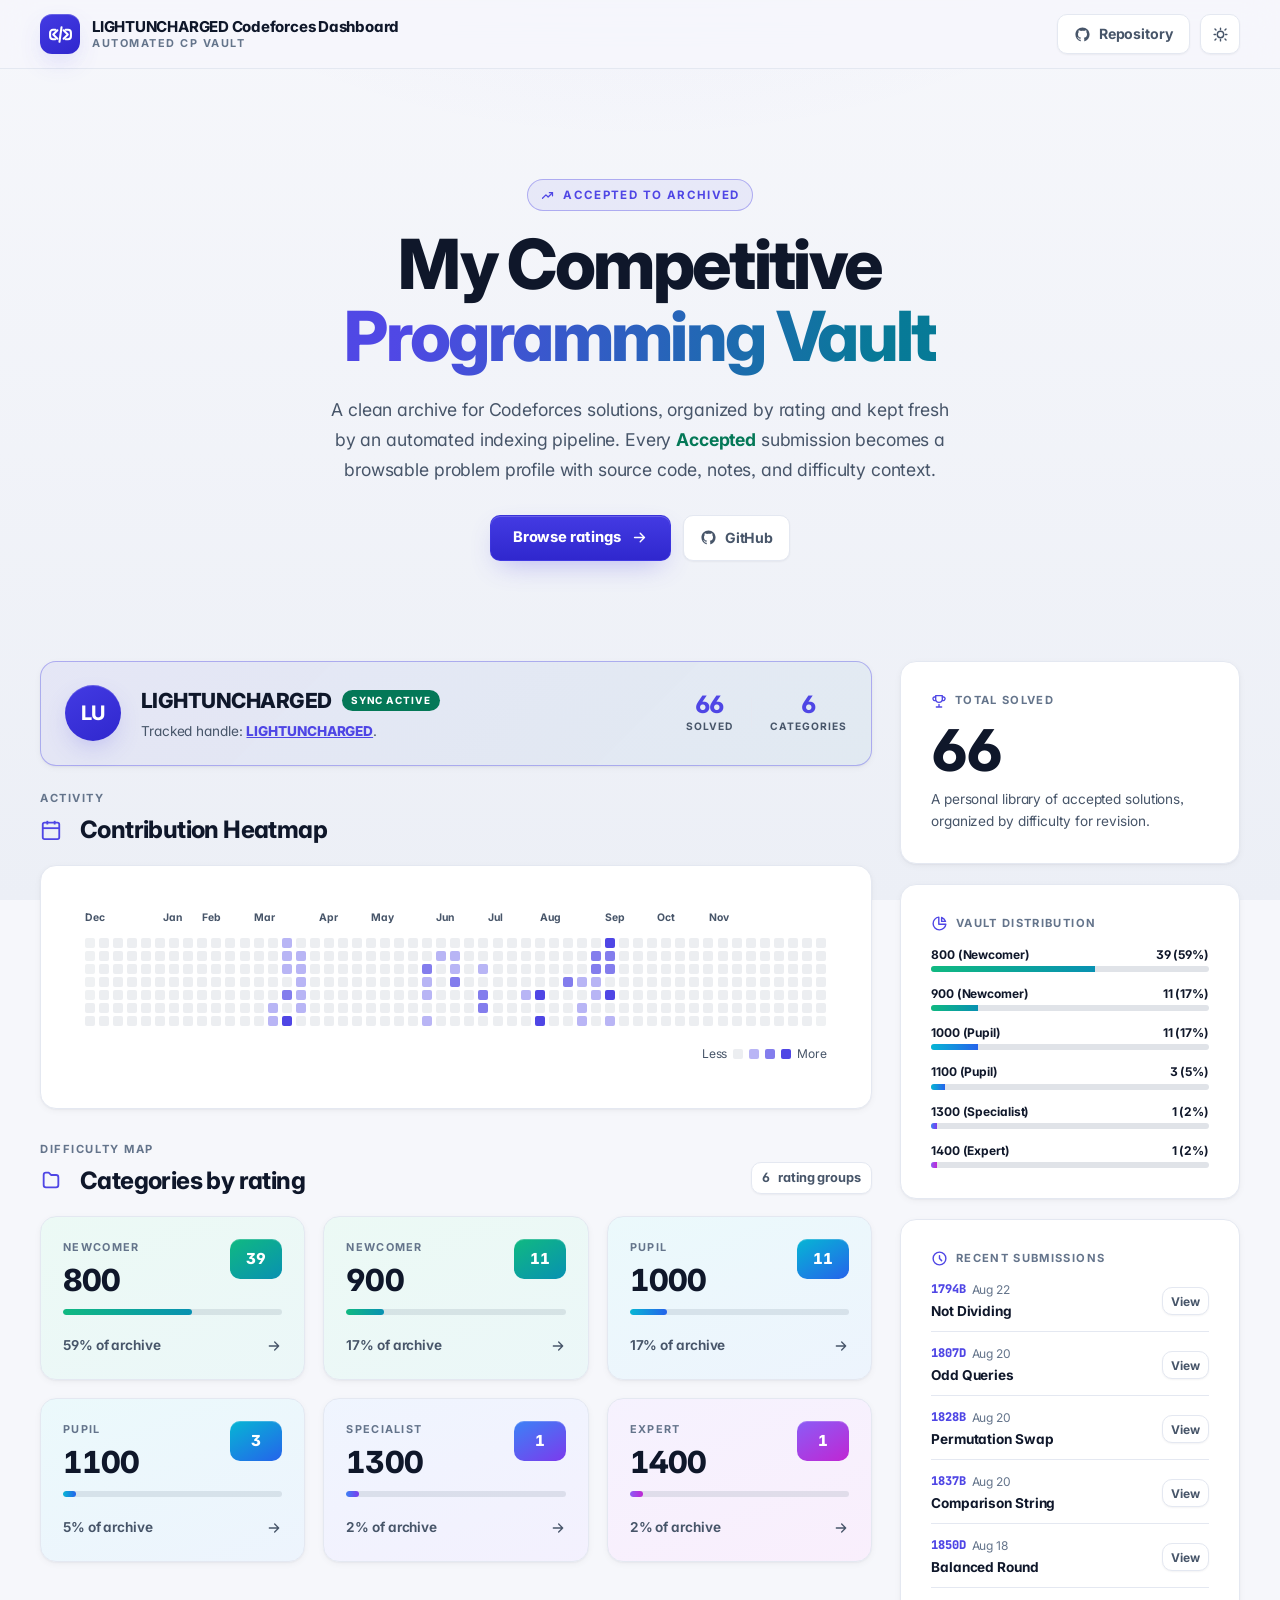
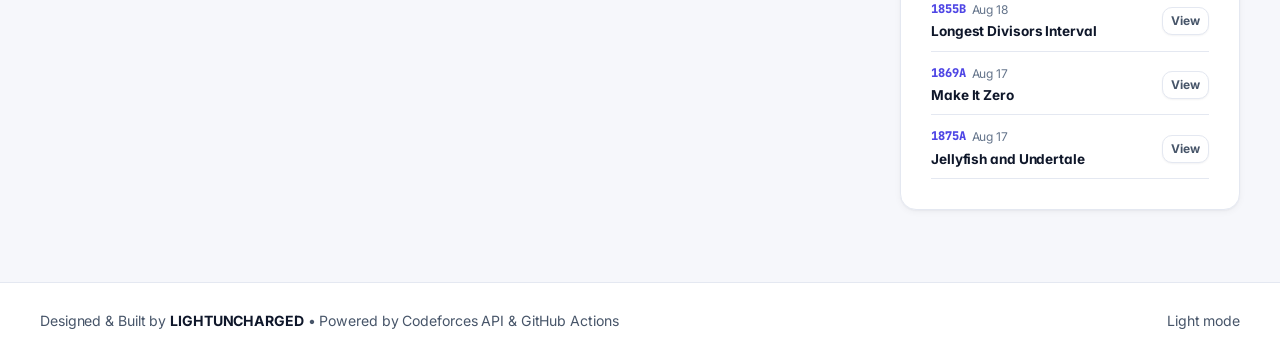
<file: index.html>
<!DOCTYPE html>
<html lang="en">
<head>
    <meta charset="UTF-8">
    <meta name="viewport" content="width=device-width, initial-scale=1.0">
    <title>CP Submission Archive</title>
    <link rel="preconnect" href="https://fonts.googleapis.com">
    <link rel="preconnect" href="https://fonts.gstatic.com" crossorigin>
    <link href="https://fonts.googleapis.com/css2?family=Inter:wght@400;600;700;800;900&family=JetBrains+Mono:wght@500;700&display=swap" rel="stylesheet">
    <link rel="stylesheet" href="assets/app.css">
    <script src="assets/app.js"></script>
</head>
<body>
    <div class="page-shell">
        <header class="site-header">
            <div class="container header-inner">
                <a class="brand" href="index.html" aria-label="Codeforces archive home">
                    <span class="brand-mark" aria-hidden="true">
                        <svg width="25" height="25" viewBox="0 0 24 24" fill="none">
                            <path d="M7 7.5H4.75A2.75 2.75 0 0 0 2 10.25v3.5a2.75 2.75 0 0 0 2.75 2.75H7" stroke="currentColor" stroke-width="2" stroke-linecap="round"/>
                            <path d="M17 7.5h2.25A2.75 2.75 0 0 1 22 10.25v3.5a2.75 2.75 0 0 1-2.75 2.75H17" stroke="currentColor" stroke-width="2" stroke-linecap="round"/>
                            <path d="m9 8-4 4 4 4M15 8l4 4-4 4M13 5l-2 14" stroke="currentColor" stroke-width="2" stroke-linecap="round" stroke-linejoin="round"/>
                        </svg>
                    </span>
                    <span class="brand-copy">
                        <span class="brand-title">LIGHTUNCHARGED Codeforces Dashboard</span>
                        <span class="brand-subtitle">Automated CP Vault</span>
                    </span>
                </a>

                <div class="header-actions">
                    <a class="text-button hide-mobile" href="https://github.com/LIGHTUNCHARGED/Competitive-Programming" target="_blank" rel="noreferrer">
                        <svg viewBox="0 0 24 24" fill="currentColor" aria-hidden="true">
                            <path fill-rule="evenodd" clip-rule="evenodd" d="M12 2C6.477 2 2 6.477 2 12c0 4.42 2.865 8.166 6.839 9.489.5.092.682-.217.682-.482 0-.237-.008-.866-.013-1.7-2.782.603-3.369-1.34-3.369-1.34-.454-1.156-1.11-1.464-1.11-1.464-.908-.62.069-.608.069-.608 1.003.07 1.531 1.03 1.531 1.03.892 1.529 2.341 1.087 2.91.831.092-.646.35-1.086.636-1.336-2.22-.253-4.555-1.11-4.555-4.943 0-1.091.39-1.984 1.029-2.683-.103-.253-.446-1.27.098-2.647 0 0 .84-.269 2.75 1.025A9.564 9.564 0 0 1 12 6.844c.85.004 1.705.115 2.504.337 1.909-1.294 2.747-1.025 2.747-1.025.546 1.377.203 2.394.1 2.647.64.699 1.028 1.592 1.028 2.683 0 3.842-2.339 4.687-4.566 4.935.359.309.678.919.678 1.852 0 1.336-.012 2.415-.012 2.743 0 .267.18.579.688.481C19.138 20.161 22 16.416 22 12c0-5.523-4.477-10-10-10Z"/>
                        </svg>
                        Repository
                    </a>
                    <button class="icon-button theme-toggle" type="button" data-theme-toggle aria-label="Toggle light and dark mode">
                        <svg class="sun-icon" viewBox="0 0 24 24" fill="none" aria-hidden="true">
                            <path d="M12 3v2M12 19v2M4.22 4.22l1.42 1.42M18.36 18.36l1.42 1.42M3 12h2M19 12h2M4.22 19.78l1.42-1.42M18.36 5.64l1.42-1.42M16.5 12a4.5 4.5 0 1 1-9 0 4.5 4.5 0 0 1 9 0Z" stroke="currentColor" stroke-width="2" stroke-linecap="round"/>
                        </svg>
                        <svg class="moon-icon" viewBox="0 0 24 24" fill="none" aria-hidden="true">
                            <path d="M21 14.5A8.5 8.5 0 0 1 9.5 3 7 7 0 1 0 21 14.5Z" stroke="currentColor" stroke-width="2" stroke-linecap="round" stroke-linejoin="round"/>
                        </svg>
                    </button>
                </div>
            </div>
        </header>

        <main>
            <section class="hero">
                <div class="container hero-content-wrapper" style="text-align: center; max-width: 800px; margin: 0 auto; display: flex; flex-direction: column; align-items: center;">
                    <div class="hero-content">
                        <p class="eyebrow" style="justify-content: center;">
                            <svg viewBox="0 0 24 24" fill="none" aria-hidden="true">
                                <path d="M4 16.5 9.5 11l3.5 3.5L20 7.5" stroke="currentColor" stroke-width="2" stroke-linecap="round" stroke-linejoin="round"/>
                                <path d="M15 7.5h5v5" stroke="currentColor" stroke-width="2" stroke-linecap="round" stroke-linejoin="round"/>
                            </svg>
                            Accepted to archived
                        </p>
                        <h1>My Competitive <span class="gradient-text">Programming Vault</span></h1>
                        <p class="hero-copy" style="margin: 22px auto 0; text-align: center;">
                            A clean archive for Codeforces solutions, organized by rating and kept fresh by an automated indexing pipeline. Every <strong>Accepted</strong> submission becomes a browsable problem profile with source code, notes, and difficulty context.
                        </p>
                        <div class="hero-actions" style="justify-content: center;">
                            <a class="primary-button" href="#ratings">
                                Browse ratings
                                <svg viewBox="0 0 24 24" fill="none" aria-hidden="true">
                                    <path d="M5 12h14M13 6l6 6-6 6" stroke="currentColor" stroke-width="2" stroke-linecap="round" stroke-linejoin="round"/>
                                </svg>
                            </a>
                            <a class="chip-button" href="https://github.com/LIGHTUNCHARGED/Competitive-Programming" target="_blank" rel="noreferrer">
                                <svg viewBox="0 0 24 24" fill="currentColor" aria-hidden="true">
                                    <path fill-rule="evenodd" clip-rule="evenodd" d="M12 2C6.477 2 2 6.477 2 12c0 4.42 2.865 8.166 6.839 9.489.5.092.682-.217.682-.482 0-.237-.008-.866-.013-1.7-2.782.603-3.369-1.34-3.369-1.34-.454-1.156-1.11-1.464-1.11-1.464-.908-.62.069-.608.069-.608 1.003.07 1.531 1.03 1.531 1.03.892 1.529 2.341 1.087 2.91.831.092-.646.35-1.086.636-1.336-2.22-.253-4.555-1.11-4.555-4.943 0-1.091.39-1.984 1.029-2.683-.103-.253-.446-1.27.098-2.647 0 0 .84-.269 2.75 1.025A9.564 9.564 0 0 1 12 6.844c.85.004 1.705.115 2.504.337 1.909-1.294 2.747-1.025 2.747-1.025.546 1.377.203 2.394.1 2.647.64.699 1.028 1.592 1.028 2.683 0 3.842-2.339 4.687-4.566 4.935.359.309.678.919.678 1.852 0 1.336-.012 2.415-.012 2.743 0 .267.18.579.688.481C19.138 20.161 22 16.416 22 12c0-5.523-4.477-10-10-10Z"/>
                                </svg>
                                GitHub
                            </a>
                        </div>
                    </div>
                </div>
            </section>

            <div class="container dashboard-layout">
                <div class="dashboard-main">
                    <!-- Profile Banner -->
                    <section style="margin-bottom: 24px;">
                        <div class="profile-banner panel">
                            <div class="profile-avatar">
                                LU
                            </div>
                            <div class="profile-info">
                                <div class="profile-name-row">
                                    <h2>LIGHTUNCHARGED</h2>
                                    <span class="profile-badge">Sync Active</span>
                                </div>
                                <p style="margin: 4px 0 0; color: var(--text-muted); font-size: 0.85rem;">
                                    Tracked handle: <a href="https://codeforces.com/profile/LIGHTUNCHARGED" target="_blank" rel="noreferrer" style="color: var(--brand); font-weight: 800; text-decoration: underline;">LIGHTUNCHARGED</a>.
                                </p>
                            </div>
                            <div class="profile-stats">
                                <div class="profile-stat">
                                    <div id="banner-solved-count" class="profile-stat-val">--</div>
                                    <div class="profile-stat-label">Solved</div>
                                </div>
                                <div class="profile-divider"></div>
                                <div class="profile-stat">
                                    <div id="banner-category-count" class="profile-stat-val">--</div>
                                    <div class="profile-stat-label">Categories</div>
                                </div>
                            </div>
                        </div>
                    </section>



                    <!-- Contribution Heatmap Section -->
                    <section class="activity-section" id="activity" style="margin-bottom: 32px;">
                        <div class="section-header" style="margin-top: 0;">
                            <div>
                                <p class="section-kicker">Activity</p>
                                <h2 class="section-title" style="font-size: 1.5rem;">
                                    <svg viewBox="0 0 24 24" fill="none" aria-hidden="true" style="width:22px;height:22px;color:var(--brand);margin-right:8px;vertical-align:middle;">
                                        <rect x="3" y="4" width="18" height="18" rx="2" ry="2" stroke="currentColor" stroke-width="2"/>
                                        <line x1="16" y1="2" x2="16" y2="6" stroke="currentColor" stroke-width="2"/>
                                        <line x1="8" y1="2" x2="8" y2="6" stroke="currentColor" stroke-width="2"/>
                                        <line x1="3" y1="10" x2="21" y2="10" stroke="currentColor" stroke-width="2"/>
                                    </svg>
                                    Contribution Heatmap
                                </h2>
                            </div>
                        </div>
                        <div class="panel" style="padding: 20px; margin-top: 12px; overflow: hidden;">
                            <div class="heatmap-scroll-wrapper" style="overflow-x: auto; width: 100%; -webkit-overflow-scrolling: touch;">
                                <div id="heatmap-container" style="min-width: 689px; display: flex; flex-direction: column; gap: 8px;">
                                    <!-- Heatmap content rendered via app.js -->
                                </div>
                            </div>
                        </div>
                    </section>

                    <!-- Ratings Categories grid -->
                    <section id="ratings" style="margin-bottom: 40px;">
                        <div class="section-header" style="margin-top: 0;">
                            <div>
                                <p class="section-kicker">Difficulty map</p>
                                <h2 class="section-title" style="font-size: 1.5rem;">
                                    <svg viewBox="0 0 24 24" fill="none" aria-hidden="true" style="width: 22px; height: 22px; color: var(--brand); margin-right: 8px; vertical-align: middle;">
                                        <path d="M4 6.5A2.5 2.5 0 0 1 6.5 4h3L12 6.5h5.5A2.5 2.5 0 0 1 20 9v8.5a2.5 2.5 0 0 1-2.5 2.5h-11A2.5 2.5 0 0 1 4 17.5v-11Z" stroke="currentColor" stroke-width="2" stroke-linejoin="round"/>
                                    </svg>
                                    Categories by rating
                                </h2>
                            </div>
                            <span class="chip-button" style="min-height: 32px; height: 32px; font-size: 0.8rem; padding: 0 10px;" aria-live="polite"><span id="rating-count">0</span> rating groups</span>
                        </div>

                        <div id="rating-grid" class="rating-grid" style="grid-template-columns: repeat(auto-fill, minmax(220px, 1fr)); margin-top: 12px;" aria-live="polite">
                            <div class="skeleton"></div>
                            <div class="skeleton"></div>
                            <div class="skeleton"></div>
                            <div class="skeleton"></div>
                        </div>
                    </section>
                </div>

                <aside class="dashboard-sidebar" style="display: flex; flex-direction: column; gap: 20px;">
                    <div class="metric-card">
                        <span class="metric-label">
                            <svg viewBox="0 0 24 24" fill="none" aria-hidden="true">
                                <path d="M8 21h8M12 17v4M7 4h10v5a5 5 0 0 1-10 0V4Z" stroke="currentColor" stroke-width="2" stroke-linecap="round" stroke-linejoin="round"/>
                                <path d="M17 6h2.5A2.5 2.5 0 0 1 17 11M7 6H4.5A2.5 2.5 0 0 0 7 11" stroke="currentColor" stroke-width="2" stroke-linecap="round"/>
                            </svg>
                            Total solved
                        </span>
                        <div id="total-count" class="metric-value">--</div>
                        <p class="metric-note" style="font-size: 0.85rem; margin-bottom: 0;">A personal library of accepted solutions, organized by difficulty for revision.</p>
                    </div>

                    <div class="metric-card">
                        <span class="metric-label" style="margin-bottom: 12px;">
                            <svg viewBox="0 0 24 24" fill="none" aria-hidden="true" style="width:17px;height:17px;color:var(--brand);">
                                <path d="M11 3.055A9.001 9.001 0 1020.945 13H11V3.055z" stroke="currentColor" stroke-width="2" stroke-linecap="round" stroke-linejoin="round"/>
                                <path d="M20.488 9H15V3.512A9.025 9.025 0 0120.488 9z" stroke="currentColor" stroke-width="2" stroke-linecap="round" stroke-linejoin="round"/>
                            </svg>
                            Vault Distribution
                        </span>
                        <div id="vault-distribution-list" style="display: flex; flex-direction: column; gap: 12px; margin-top: 12px;">
                            <!-- Populate dynamically -->
                        </div>
                    </div>

                    <div class="metric-card">
                        <span class="metric-label" style="margin-bottom: 12px;">
                            <svg viewBox="0 0 24 24" fill="none" aria-hidden="true" style="width:17px;height:17px;color:var(--brand);">
                                <path d="M12 8v4l3 3m6-3a9 9 0 11-18 0 9 9 0 0118 0z" stroke="currentColor" stroke-width="2" stroke-linecap="round" stroke-linejoin="round"/>
                            </svg>
                            Recent Submissions
                        </span>
                        <div id="recent-submissions-list" style="display: flex; flex-direction: column; gap: 12px; margin-top: 12px;">
                            <!-- Populate dynamically -->
                        </div>
                    </div>
                </aside>
            </div>
        </main>

        <footer class="site-footer">
            <div class="container footer-inner">
                <span>Designed & Built by <strong>LIGHTUNCHARGED</strong> • Powered by Codeforces API & GitHub Actions</span>
                <span data-theme-label>Theme</span>
            </div>
        </footer>
    </div>

    <script>
        document.addEventListener("DOMContentLoaded", async () => {
            if (window.CPArchive && window.CPArchive.initDashboard) {
                window.CPArchive.initDashboard();
            }
        });
    </script>
</body>
</html>
</file>
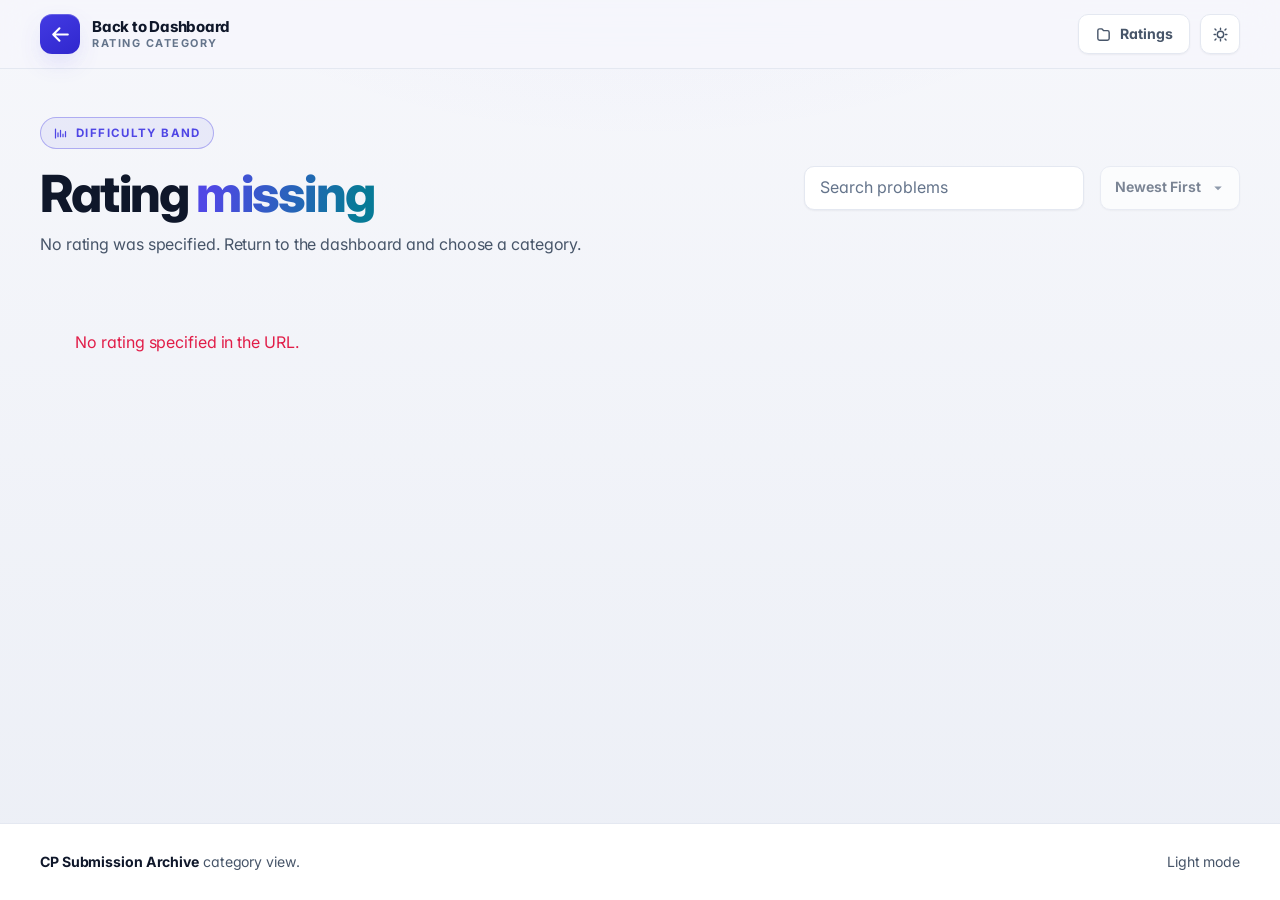
<file: category.html>
<!DOCTYPE html>
<html lang="en">
<head>
    <meta charset="UTF-8">
    <meta name="viewport" content="width=device-width, initial-scale=1.0">
    <title>Rating Category - CP Archive</title>
    <link rel="preconnect" href="https://fonts.googleapis.com">
    <link rel="preconnect" href="https://fonts.gstatic.com" crossorigin>
    <link href="https://fonts.googleapis.com/css2?family=Inter:wght@400;600;700;800;900&family=JetBrains+Mono:wght@500;700&display=swap" rel="stylesheet">
    <link rel="stylesheet" href="assets/app.css">
    <script src="assets/app.js"></script>
</head>
<body>
    <div class="page-shell">
        <header class="site-header">
            <div class="container header-inner">
                <a class="brand" href="index.html" aria-label="Back to dashboard">
                    <span class="brand-mark" aria-hidden="true">
                        <svg width="25" height="25" viewBox="0 0 24 24" fill="none">
                            <path d="M19 12H5M11 6l-6 6 6 6" stroke="currentColor" stroke-width="2" stroke-linecap="round" stroke-linejoin="round"/>
                        </svg>
                    </span>
                    <span class="brand-copy">
                        <span class="brand-title">Back to Dashboard</span>
                        <span class="brand-subtitle">Rating category</span>
                    </span>
                </a>

                <div class="header-actions">
                    <a class="text-button hide-mobile" href="index.html#ratings">
                        <svg viewBox="0 0 24 24" fill="none" aria-hidden="true">
                            <path d="M4 6.5A2.5 2.5 0 0 1 6.5 4h3L12 6.5h5.5A2.5 2.5 0 0 1 20 9v8.5a2.5 2.5 0 0 1-2.5 2.5h-11A2.5 2.5 0 0 1 4 17.5v-11Z" stroke="currentColor" stroke-width="2" stroke-linejoin="round"/>
                        </svg>
                        Ratings
                    </a>
                    <button class="icon-button theme-toggle" type="button" data-theme-toggle aria-label="Toggle light and dark mode">
                        <svg class="sun-icon" viewBox="0 0 24 24" fill="none" aria-hidden="true">
                            <path d="M12 3v2M12 19v2M4.22 4.22l1.42 1.42M18.36 18.36l1.42 1.42M3 12h2M19 12h2M4.22 19.78l1.42-1.42M18.36 5.64l1.42-1.42M16.5 12a4.5 4.5 0 1 1-9 0 4.5 4.5 0 0 1 9 0Z" stroke="currentColor" stroke-width="2" stroke-linecap="round"/>
                        </svg>
                        <svg class="moon-icon" viewBox="0 0 24 24" fill="none" aria-hidden="true">
                            <path d="M21 14.5A8.5 8.5 0 0 1 9.5 3 7 7 0 1 0 21 14.5Z" stroke="currentColor" stroke-width="2" stroke-linecap="round" stroke-linejoin="round"/>
                        </svg>
                    </button>
                </div>
            </div>
        </header>

        <main class="page-main">
            <div class="container">
                <section class="page-heading">
                    <div>
                        <p class="eyebrow">
                            <svg viewBox="0 0 24 24" fill="none" aria-hidden="true">
                                <path d="M4 19V5M8 17v-6M12 17V7M16 17v-4M20 17V9" stroke="currentColor" stroke-width="2" stroke-linecap="round"/>
                            </svg>
                            Difficulty band
                        </p>
                        <h1 class="compact-title">Rating <span id="rating-title" class="gradient-text">Loading</span></h1>
                        <p class="section-copy" id="problem-count">Fetching solved problems from the generated archive.</p>
                    </div>
                    <div class="toolbar" style="display: flex; gap: 1rem; flex-wrap: wrap;">
                        <input id="problem-search" class="search-box" type="search" placeholder="Search problems" autocomplete="off" style="flex: 1; min-width: 200px;">
                        <select id="sort-select" class="search-box sort-dropdown" style="width: auto; cursor: pointer;">
                            <option value="newest">Newest First</option>
                            <option value="oldest">Oldest First</option>
                        </select>
                    </div>
                </section>

                <section class="panel problem-container" aria-label="Problems in selected rating" style="border: 0; background: transparent; box-shadow: none; backdrop-filter: none;">
                    <div id="problem-list" class="problem-list custom-scrollbar" style="display: grid; grid-template-columns: repeat(auto-fill, minmax(280px, 1fr)); gap: 16px; padding: 4px; max-height: none; overflow: visible;" aria-live="polite">
                        <div class="loading-state">Loading problems...</div>
                    </div>
                </section>
            </div>
        </main>

        <footer class="site-footer">
            <div class="container footer-inner">
                <span><strong>CP Submission Archive</strong> category view.</span>
                <span data-theme-label>Theme</span>
            </div>
        </footer>
    </div>

    <script>
        document.addEventListener("DOMContentLoaded", async () => {
            const urlParams = new URLSearchParams(window.location.search);
            const targetRating = urlParams.get("rating");
            const titleEl = document.getElementById("rating-title");
            const countEl = document.getElementById("problem-count");
            const listEl = document.getElementById("problem-list");
            const searchEl = document.getElementById("problem-search");
            const sortEl = document.getElementById("sort-select");
            const { escapeHtml, formatProblemName } = window.CPArchive;
            let filteredProblems = [];

            function renderCards(query = "") {
                const normalizedQuery = query.trim().toLowerCase();
                const visibleProblems = normalizedQuery
                    ? filteredProblems.filter((problem) => {
                        const searchable = `${problem.contestId}${problem.index} ${problem.name}`.toLowerCase();
                        return searchable.includes(normalizedQuery);
                    })
                    : filteredProblems;

                if (visibleProblems.length === 0) {
                    listEl.innerHTML = `<div class="empty-state">No matching problems in this rating band.</div>`;
                    return;
                }

                listEl.innerHTML = visibleProblems.map((problem) => {
                    const contestCode = `${problem.contestId}${problem.index}`;
                    const problemName = formatProblemName(problem.name);
                    
                    // Format Date
                    const dateObj = new Date((problem.timestamp || 0) * 1000);
                    const dateStr = (problem.timestamp && problem.timestamp > 0) 
                        ? dateObj.toLocaleDateString('en-US', { month: 'short', day: 'numeric', year: 'numeric' })
                        : 'Unknown';

                    // Parse language badge from path
                    const pathLower = (problem.path || "").toLowerCase();
                    let langName = "C++";
                    let langBg = "#2563eb";
                    if (pathLower.endsWith(".cpp") || pathLower.includes("solution.cpp")) {
                        langName = "C++";
                        langBg = "#2563eb";
                    } else if (pathLower.endsWith(".py") || pathLower.includes("solution.py")) {
                        langName = "Python";
                        langBg = "#eab308";
                    } else if (pathLower.endsWith(".c") || pathLower.includes("solution.c")) {
                        langName = "C";
                        langBg = "#0ea5e9";
                    }

                    return `
                        <article class="problem-card" style="padding: 20px; display: flex; flex-direction: column; justify-content: space-between; gap: 12px; transition: transform 160ms ease, border-color 160ms ease; cursor: pointer; height: 100%;" onmouseover="this.style.borderColor='var(--border-strong)'" onmouseout="this.style.borderColor='var(--border)'" onclick="if(!event.target.closest('a')) window.location.href='solution.html?path=${encodeURIComponent(problem.path)}'">
                            <div style="display: flex; align-items: start; justify-content: space-between; gap: 10px;">
                                <span class="contest-pill">${escapeHtml(contestCode)}</span>
                                <span class="language-badge" style="display: inline-flex; align-items: center; min-height: 24px; padding: 2px 8px; border-radius: 4px; color: white; background: ${langBg}; font-size: 0.75rem; font-weight: 800; text-transform: uppercase;">
                                    ${escapeHtml(langName)}
                                </span>
                            </div>
                            <div class="problem-name" style="flex: 1;">
                                <strong style="font-size: 1.1rem; line-height: 1.3; white-space: normal; display: -webkit-box; -webkit-line-clamp: 2; -webkit-box-orient: vertical; overflow: hidden;" title="${escapeHtml(problemName)}">
                                    ${escapeHtml(problemName)}
                                </strong>
                            </div>
                            <div style="display: flex; align-items: center; justify-content: space-between; border-top: 1px solid var(--border); padding-top: 12px; margin-top: 8px;">
                                <span class="problem-date" style="font-size: 0.8rem; color: var(--text-muted); font-weight: 700;">
                                    ${escapeHtml(dateStr)}
                                </span>
                                <a class="text-button" href="solution.html?path=${encodeURIComponent(problem.path)}" style="min-height: 32px; height: 32px; padding: 0 12px;">
                                    <svg viewBox="0 0 24 24" fill="none" aria-hidden="true" style="width: 14px; height: 14px;">
                                        <path d="m9 18 6-6-6-6" stroke="currentColor" stroke-width="2" stroke-linecap="round" stroke-linejoin="round"/>
                                    </svg>
                                    View code
                                </a>
                            </div>
                        </article>
                    `;
                }).join("");
            }

            if (!targetRating) {
                titleEl.textContent = "missing";
                countEl.textContent = "No rating was specified. Return to the dashboard and choose a category.";
                listEl.innerHTML = `<div class="error-state">No rating specified in the URL.</div>`;
                searchEl.disabled = true;
                sortEl.disabled = true;
                return;
            }

            titleEl.textContent = targetRating;

            try {
                // Added cache-buster here
                const response = await fetch("./database.json?v=" + new Date().getTime());
                if (!response.ok) throw new Error("Database file missing.");
                const data = await response.json();
                
                filteredProblems = (data.problems ?? [])
                    .filter((problem) => problem.rating === targetRating)
                    .sort((a, b) => (b.timestamp || 0) - (a.timestamp || 0)); // Sort newest first initially

                if (filteredProblems.length === 0) {
                    countEl.textContent = "0 solved problems found for this rating.";
                    listEl.innerHTML = `<div class="empty-state">No problems found for this rating yet.</div>`;
                    return;
                }

                countEl.textContent = `${filteredProblems.length} solved ${filteredProblems.length === 1 ? "problem" : "problems"} in this difficulty band.`;
                renderCards();
                
                searchEl.addEventListener("input", () => renderCards(searchEl.value));
                
                sortEl.addEventListener("change", (e) => {
                    const mode = e.target.value;
                    if (mode === "newest") {
                        filteredProblems.sort((a, b) => (b.timestamp || 0) - (a.timestamp || 0));
                    } else {
                        filteredProblems.sort((a, b) => (a.timestamp || 0) - (b.timestamp || 0));
                    }
                    renderCards(searchEl.value);
                });
                
            } catch (err) {
                console.error("Error loading category:", err);
                countEl.textContent = "Failed to load the generated problem database.";
                listEl.innerHTML = `<div class="error-state">Could not read <strong>database.json</strong>. Check that the pipeline generated it in the project root.</div>`;
                searchEl.disabled = true;
                sortEl.disabled = true;
            }
        });
    </script>
</body>
</html>
</file>
<file: assets/app.css>
/* ------------------------------------------------------------------ *
 * 1. DESIGN TOKENS — LIGHT THEME (default)                            *
 * ------------------------------------------------------------------ */
:root {
  color-scheme: light;

  /* Surfaces & background */
  --bg: #f6f7fb;
  --bg-soft: #eceff6;
  --surface: #ffffff;
  --surface-strong: #ffffff;
  --surface-muted: #f1f4fa;

  /* Borders */
  --border: #e4e8f1;
  --border-strong: #ccd5e6;
  --border-brand: hsla(var(--brand-hsl), 0.38);

  /* Text */
  --text: #0f172a;
  --text-muted: #475569;
  --text-soft: #64748b;

  /* Brand & semantic hues */
  --brand: #4f46e5;
  --brand-strong: #4338ca;
  --brand-2: #0e7490;
  --accent: #e11d48;
  --success: #047857;
  --warning: #b45309;

  /* HSL channels — used for tints, glows, heatmap. Change theme = change here */
  --brand-hsl: 243, 75%, 59%;
  --brand-strong-hsl: 243, 66%, 51%;
  /* Solid fills behind WHITE text (buttons, avatars, icon tiles).
     Kept saturated & mid-tone in both themes so white stays AA. */
  --brand-fill-hsl: 243, 75%, 56%;
  --brand-fill-deep-hsl: 243, 68%, 48%;
  --brand-2-hsl: 192, 91%, 31%;
  --accent-hsl: 347, 77%, 50%;
  --success-hsl: 162, 95%, 24%;
  --warning-hsl: 28, 92%, 37%;

  /* Layered shadow scale (ambient + key light — never a single flat blur) */
  --shadow-xs: 0 1px 2px rgba(15, 23, 42, 0.05);
  --shadow-sm:
    0 1px 2px rgba(15, 23, 42, 0.04),
    0 2px 8px -2px rgba(15, 23, 42, 0.07);
  --shadow-soft: var(--shadow-sm); /* legacy alias */
  --shadow:
    0 2px 4px -1px rgba(15, 23, 42, 0.05),
    0 12px 32px -8px rgba(15, 23, 42, 0.12);
  --shadow-lg:
    0 4px 8px -2px rgba(15, 23, 42, 0.06),
    0 24px 56px -16px rgba(15, 23, 42, 0.18);
  --shadow-brand: 0 10px 28px -10px hsla(var(--brand-hsl), 0.42);

  /* Code surface stays dark in BOTH themes (familiar IDE feel) */
  --code-bg: #0d1424;
  --code-text: #dbe4f3;

  /* Radius scale — slightly rounder than before for a friendlier premium feel */
  --radius-sm: 8px;
  --radius: 10px;
  --radius-md: 12px;
  --radius-lg: 16px;
  --radius-xl: 20px;

  /* Layout */
  --container: 1200px;
  --header-h: 68px;

  /* Typography */
  --font-sans: "Inter", ui-sans-serif, system-ui, -apple-system, "Segoe UI", sans-serif;
  --font-mono: "JetBrains Mono", "Cascadia Code", ui-monospace, SFMono-Regular, monospace;

  /* Motion — one shared easing curve keeps every micro-interaction coherent */
  --ease: cubic-bezier(0.16, 1, 0.3, 1);
  --dur-fast: 140ms;
  --dur: 220ms;

  /* Codeforces rating hues (decorative identity colors, harmonized) */
  --cf-newbie: 220, 10%, 46%;
  --cf-pupil: 132, 55%, 33%;
  --cf-specialist: 184, 70%, 33%;
  --cf-expert: 222, 82%, 52%;
  --cf-candidate-master: 292, 68%, 42%;
  --cf-master: 33, 92%, 44%;
  --cf-grandmaster: 352, 82%, 48%;

  /* Contribution heatmap — 5-step iris ramp on a neutral empty cell */
  --heatmap-level-0: #e9edf5;
  --heatmap-level-1: hsla(var(--brand-hsl), 0.28);
  --heatmap-level-2: hsla(var(--brand-hsl), 0.5);
  --heatmap-level-3: hsla(var(--brand-hsl), 0.74);
  --heatmap-level-4: hsl(var(--brand-hsl));
}

/* ------------------------------------------------------------------ *
 * 2. DESIGN TOKENS — DARK THEME                                       *
 *    Adapted, not inverted: surfaces shift blue-black, the brand hue  *
 *    is brightened ~20% lightness to hold WCAG AA on dark surfaces.   *
 * ------------------------------------------------------------------ */
:root[data-theme="dark"] {
  color-scheme: dark;

  --bg: #090d16;
  --bg-soft: #0c1220;
  --surface: #101828;
  --surface-strong: #151f33;
  --surface-muted: #182238;

  --border: rgba(148, 163, 184, 0.14);
  --border-strong: rgba(148, 163, 184, 0.28);
  --border-brand: hsla(var(--brand-hsl), 0.5);

  --text: #e9edf5;
  --text-muted: #a3b1c6;
  --text-soft: #7c8aa5;

  --brand: #a29bfa;
  --brand-strong: #c0b9fd;
  --brand-2: #4cc9e8;
  --accent: #fb7185;
  --success: #34d399;
  --warning: #fbbf24;

  --brand-hsl: 247, 88%, 79%;
  --brand-strong-hsl: 247, 92%, 86%;
  /* Dark-mode fills must NOT use the brightened text hue — white text on
     a 79%-lightness fill fails contrast. These stay deep and saturated. */
  --brand-fill-hsl: 247, 68%, 60%;
  --brand-fill-deep-hsl: 247, 60%, 52%;
  --brand-2-hsl: 191, 77%, 60%;
  --accent-hsl: 351, 95%, 71%;
  --success-hsl: 158, 64%, 52%;
  --warning-hsl: 43, 96%, 56%;

  --shadow-xs: 0 1px 2px rgba(0, 0, 0, 0.4);
  --shadow-sm:
    0 1px 2px rgba(0, 0, 0, 0.45),
    0 4px 12px -4px rgba(0, 0, 0, 0.5);
  --shadow-soft: var(--shadow-sm);
  --shadow:
    0 4px 12px -2px rgba(0, 0, 0, 0.5),
    0 16px 40px -12px rgba(0, 0, 0, 0.6);
  --shadow-lg:
    0 8px 16px -4px rgba(0, 0, 0, 0.55),
    0 28px 64px -16px rgba(0, 0, 0, 0.7);
  --shadow-brand: 0 10px 32px -10px hsla(var(--brand-hsl), 0.35);

  --code-bg: #0a0f1c;
  --code-text: #dbe4f3;

  --cf-newbie: 220, 12%, 68%;
  --cf-pupil: 132, 52%, 52%;
  --cf-specialist: 184, 72%, 50%;
  --cf-expert: 222, 92%, 70%;
  --cf-candidate-master: 292, 82%, 68%;
  --cf-master: 33, 95%, 62%;
  --cf-grandmaster: 352, 92%, 64%;

  --heatmap-level-0: rgba(148, 163, 184, 0.14);
  --heatmap-level-1: hsla(var(--brand-hsl), 0.3);
  --heatmap-level-2: hsla(var(--brand-hsl), 0.52);
  --heatmap-level-3: hsla(var(--brand-hsl), 0.76);
  --heatmap-level-4: hsl(var(--brand-hsl));
}

/* ------------------------------------------------------------------ *
 * 3. RESET & BASE                                                     *
 * ------------------------------------------------------------------ */
*,
*::before,
*::after {
  box-sizing: border-box;
}

html {
  min-height: 100%;
  background: var(--bg);
  scroll-behavior: smooth;
  -webkit-text-size-adjust: 100%;
}

body {
  min-height: 100vh;
  margin: 0;
  color: var(--text);
  background:
    radial-gradient(52rem 30rem at 50% -12rem, hsla(var(--brand-hsl), 0.055), transparent 70%),
    linear-gradient(180deg, var(--bg), var(--bg-soft));
  background-attachment: fixed;
  font-family: var(--font-sans);
  font-size: 1rem;
  line-height: 1.6;
  letter-spacing: -0.006em;
  font-feature-settings: "cv11", "ss01", "ss03";
  -webkit-font-smoothing: antialiased;
  text-rendering: optimizeLegibility;
  transition: background-color var(--dur) ease, color var(--dur) ease;
}

/* Single ultra-subtle dot texture, masked to the top — replaces the old
   heavy two-axis grid that fought with card borders for attention. */
body::before {
  position: fixed;
  inset: 0;
  z-index: -1;
  content: "";
  pointer-events: none;
  background-image: radial-gradient(circle, hsla(var(--brand-hsl), 0.16) 1px, transparent 1px);
  background-size: 26px 26px;
  mask-image: linear-gradient(to bottom, black, transparent 34rem);
  opacity: 0.35;
}

:root[data-theme="dark"] body::before {
  opacity: 0.22;
}

::selection {
  color: #fff;
  background: hsl(var(--brand-fill-hsl));
}

a {
  color: inherit;
  text-decoration: none;
}

button,
input,
select {
  font: inherit;
}

/* Accessible, consistent focus for keyboard users — the old file had none */
:focus-visible {
  outline: 2px solid hsl(var(--brand-hsl));
  outline-offset: 2px;
  border-radius: var(--radius-sm);
}

:focus:not(:focus-visible) {
  outline: none;
}

svg {
  flex-shrink: 0;
}

/* ------------------------------------------------------------------ *
 * 4. LAYOUT SHELL                                                     *
 * ------------------------------------------------------------------ */
.page-shell {
  min-height: 100vh;
  display: flex;
  flex-direction: column;
}

.container {
  width: min(var(--container), calc(100% - 48px));
  margin: 0 auto;
}

main {
  flex: 1;
}

/* ------------------------------------------------------------------ *
 * 5. HEADER / NAVIGATION                                              *
 *    The only surface allowed a backdrop blur — it floats over content *
 * ------------------------------------------------------------------ */
.site-header {
  position: sticky;
  top: 0;
  z-index: 40;
  border-bottom: 1px solid var(--border);
  background: color-mix(in srgb, var(--bg) 78%, transparent);
  backdrop-filter: blur(16px) saturate(1.4);
  -webkit-backdrop-filter: blur(16px) saturate(1.4);
}

.header-inner {
  height: var(--header-h);
  display: flex;
  align-items: center;
  justify-content: space-between;
  gap: 20px;
}

.brand {
  display: inline-flex;
  align-items: center;
  gap: 12px;
  min-width: 0;
  font-weight: 750;
  letter-spacing: -0.01em;
}

.brand-button {
  border: 0;
  padding: 0;
  color: inherit;
  background: transparent;
  cursor: pointer;
}

/* Brand mark: two-stop brand gradient + inner top highlight + brand shadow.
   (Was: three-hue rainbow tile.) */
.brand-mark {
  width: 40px;
  height: 40px;
  flex: 0 0 auto;
  display: grid;
  place-items: center;
  border-radius: var(--radius-md);
  color: #fff;
  background: linear-gradient(150deg, hsl(var(--brand-fill-hsl)), hsl(var(--brand-fill-deep-hsl)));
  box-shadow:
    inset 0 1px 0 rgba(255, 255, 255, 0.22),
    var(--shadow-brand);
}

.brand-copy {
  display: flex;
  flex-direction: column;
  line-height: 1.15;
}

.brand-title {
  font-size: 0.94rem;
  font-weight: 750;
  letter-spacing: -0.015em;
}

.brand-subtitle {
  margin-top: 2px;
  color: var(--text-soft);
  font-size: 0.68rem;
  font-weight: 700;
  letter-spacing: 0.14em;
  text-transform: uppercase;
}

.header-actions {
  display: flex;
  align-items: center;
  gap: 10px;
}

/* ------------------------------------------------------------------ *
 * 6. BUTTONS & CONTROLS                                               *
 *    Three tiers: primary (solid brand), secondary (text/chip), icon. *
 *    Shared physics: lift on hover, settle on active, ring on focus.  *
 * ------------------------------------------------------------------ */
.icon-button,
.text-button,
.chip-button {
  min-height: 40px;
  border: 1px solid var(--border);
  border-radius: var(--radius);
  color: var(--text-muted);
  background: var(--surface);
  box-shadow: var(--shadow-xs);
  cursor: pointer;
  transition:
    transform var(--dur-fast) var(--ease),
    border-color var(--dur-fast) ease,
    background var(--dur-fast) ease,
    color var(--dur-fast) ease,
    box-shadow var(--dur-fast) ease;
}

.icon-button {
  width: 40px;
  display: inline-grid;
  place-items: center;
}

.text-button,
.chip-button {
  display: inline-flex;
  align-items: center;
  justify-content: center;
  gap: 8px;
  padding: 0 16px;
  font-size: 0.88rem;
  font-weight: 700;
  letter-spacing: -0.005em;
}

.icon-button:hover,
.text-button:hover,
.chip-button:hover {
  transform: translateY(-1px);
  border-color: var(--border-strong);
  color: var(--text);
  background: var(--surface-strong);
  box-shadow: var(--shadow-sm);
}

.icon-button:active,
.text-button:active,
.chip-button:active {
  transform: translateY(0) scale(0.98);
  box-shadow: var(--shadow-xs);
}

.icon-button svg,
.text-button svg,
.chip-button svg {
  width: 17px;
  height: 17px;
}

/* Primary action — solid brand, inset highlight, brand-tinted shadow */
.primary-button {
  min-height: 46px;
  display: inline-flex;
  align-items: center;
  justify-content: center;
  gap: 10px;
  padding: 0 22px;
  border: 1px solid hsla(var(--brand-fill-hsl), 0.55);
  border-radius: var(--radius);
  color: #fff;
  background: linear-gradient(180deg, hsl(var(--brand-fill-hsl)), hsl(var(--brand-fill-deep-hsl)));
  box-shadow:
    inset 0 1px 0 rgba(255, 255, 255, 0.2),
    var(--shadow-brand);
  font-size: 0.92rem;
  font-weight: 750;
  letter-spacing: -0.005em;
  cursor: pointer;
  transition:
    transform var(--dur-fast) var(--ease),
    box-shadow var(--dur-fast) ease,
    filter var(--dur-fast) ease;
}

.primary-button:hover {
  transform: translateY(-1px);
  filter: brightness(1.06);
  box-shadow:
    inset 0 1px 0 rgba(255, 255, 255, 0.24),
    0 14px 34px -10px hsla(var(--brand-hsl), 0.55);
}

.primary-button:active {
  transform: translateY(0) scale(0.98);
  filter: brightness(0.98);
}

.primary-button svg {
  width: 17px;
  height: 17px;
  transition: transform var(--dur-fast) var(--ease);
}

.primary-button:hover svg {
  transform: translateX(3px);
}

/* Theme toggle — playful but contained rotation micro-interaction */
.theme-toggle {
  position: relative;
  overflow: hidden;
  color: var(--text-muted);
}

.theme-toggle .moon-icon {
  display: none;
}

:root[data-theme="dark"] .theme-toggle .sun-icon {
  display: none;
}

:root[data-theme="dark"] .theme-toggle .moon-icon {
  display: block;
}

.theme-toggle svg {
  transition: transform 0.5s var(--ease);
}

.theme-toggle:hover svg {
  transform: rotate(40deg) scale(1.08);
}

@keyframes spin-in {
  0% { transform: rotate(-160deg) scale(0.3); opacity: 0; }
  100% { transform: rotate(0) scale(1); opacity: 1; }
}

.theme-toggle .sun-icon,
.theme-toggle .moon-icon {
  animation: spin-in 0.4s var(--ease) both;
}

/* ------------------------------------------------------------------ *
 * 7. HERO                                                             *
 *    Display type shrunk from 5.9rem/950 → confident editorial scale; *
 *    one two-stop brand gradient instead of the rainbow.              *
 * ------------------------------------------------------------------ */
.hero {
  position: relative;
  padding: clamp(56px, 9vw, 110px) 0 clamp(36px, 5vw, 64px);
}

.hero-grid {
  display: grid;
  grid-template-columns: minmax(0, 1fr) minmax(240px, 340px);
  gap: clamp(28px, 5vw, 68px);
  align-items: center;
}

.hero-content {
  min-width: 0;
}

/* Eyebrow/kicker: the ONLY uppercase brand-colored label — hierarchy comes
   from restraint elsewhere. */
.eyebrow {
  display: inline-flex;
  align-items: center;
  gap: 8px;
  margin: 0 0 18px;
  padding: 6px 12px;
  border: 1px solid var(--border-brand);
  border-radius: 999px;
  color: var(--brand);
  background: hsla(var(--brand-hsl), 0.07);
  font-size: 0.72rem;
  font-weight: 700;
  letter-spacing: 0.12em;
  text-transform: uppercase;
}

.eyebrow svg {
  width: 15px;
  height: 15px;
}

.hero h1,
.page-title {
  margin: 0;
  max-width: 15ch;
  color: var(--text);
  font-size: clamp(2.6rem, 5.4vw, 4.4rem);
  line-height: 1.04;
  font-weight: 800;
  letter-spacing: -0.038em;
  text-wrap: balance;
}

/* Two stops, same family — reads as "designed", not "default template" */
.gradient-text {
  color: transparent;
  background: linear-gradient(100deg, hsl(var(--brand-hsl)) 10%, hsl(var(--brand-2-hsl)) 90%);
  -webkit-background-clip: text;
  background-clip: text;
}

.hero-copy {
  max-width: 620px;
  margin: 22px auto 0;
  color: var(--text-muted);
  font-size: clamp(1rem, 1.6vw, 1.1rem);
  line-height: 1.7;
  letter-spacing: -0.008em;
}

.hero-copy strong {
  color: var(--success);
  font-weight: 700;
}

.hero-actions {
  display: flex;
  flex-wrap: wrap;
  gap: 12px;
  margin-top: 30px;
}

/* ------------------------------------------------------------------ *
 * 8. CARDS, PANELS & METRICS                                          *
 *    Opaque surface + hairline + layered soft shadow. No more blur()  *
 *    on every card (scroll perf), no giant single shadow.             *
 * ------------------------------------------------------------------ */
.metric-card,
.panel,
.problem-card,
.solution-card,
.pipeline-phase,
.architecture-card,
.rating-card,
.search-card,
.recent-item,
.stats-card,
.profile-widget {
  border: 1px solid var(--border);
  border-radius: var(--radius-lg);
  background: var(--surface);
  box-shadow: var(--shadow-sm);
}

.stats-panel {
  display: grid;
  gap: 16px;
  align-self: center;
}

.metric-card {
  padding: clamp(22px, 3vw, 30px);
}

.metric-label {
  display: flex;
  align-items: center;
  gap: 8px;
  color: var(--text-soft);
  font-size: 0.7rem;
  font-weight: 700;
  letter-spacing: 0.12em;
  text-transform: uppercase;
}

.metric-label svg {
  width: 16px;
  height: 16px;
  color: var(--brand);
}

.metric-value {
  margin-top: 12px;
  color: var(--text);
  font-size: clamp(2.6rem, 4.6vw, 3.6rem);
  line-height: 1;
  font-weight: 800;
  letter-spacing: -0.04em;
  font-variant-numeric: tabular-nums;
}

.metric-note {
  margin-top: 10px;
  color: var(--text-muted);
  font-size: 0.92rem;
  line-height: 1.6;
}

/* ------------------------------------------------------------------ *
 * 9. SECTION HEADERS                                                  *
 * ------------------------------------------------------------------ */
.section-header {
  display: flex;
  align-items: end;
  justify-content: space-between;
  gap: 20px;
  margin: clamp(40px, 6vw, 64px) 0 22px;
}

.section-kicker {
  margin: 0 0 8px;
  color: var(--text-soft);
  font-size: 0.7rem;
  font-weight: 700;
  letter-spacing: 0.14em;
  text-transform: uppercase;
}

.section-title {
  display: flex;
  align-items: center;
  gap: 10px;
  margin: 0;
  font-size: clamp(1.45rem, 2.6vw, 1.9rem);
  line-height: 1.15;
  font-weight: 750;
  letter-spacing: -0.025em;
}

.section-title svg {
  width: 24px;
  height: 24px;
  color: var(--brand);
}

.section-copy {
  max-width: 620px;
  margin: 10px 0 0;
  color: var(--text-muted);
  line-height: 1.7;
}

/* ------------------------------------------------------------------ *
 * 10. PIPELINE / ARCHITECTURE (index "how it works" sections)         *
 * ------------------------------------------------------------------ */
.architecture-section {
  padding: clamp(32px, 5vw, 60px) 0 8px;
}

.pipeline-card,
.pipeline-phase {
  position: relative;
  overflow: hidden;
}

/* Soft brand tint instead of the old cyan→rose wash */
.pipeline-card::before,
.pipeline-phase::before {
  position: absolute;
  inset: 0;
  content: "";
  pointer-events: none;
  background: linear-gradient(160deg, hsla(var(--brand-hsl), 0.05), transparent 45%);
}

.pipeline-card > *,
.pipeline-phase > * {
  position: relative;
}

.pipeline-grid {
  display: grid;
  grid-template-columns: repeat(4, minmax(0, 1fr));
  gap: 18px;
}

.pipeline-phase {
  min-height: 300px;
  padding: 24px;
}

.phase-icon,
.step-icon {
  display: grid;
  place-items: center;
  border-radius: var(--radius-md);
  color: #fff;
  background: linear-gradient(150deg, hsl(var(--brand-fill-hsl)), hsl(var(--brand-fill-deep-hsl)));
  box-shadow:
    inset 0 1px 0 rgba(255, 255, 255, 0.2),
    var(--shadow-brand);
}

.phase-icon {
  width: 42px;
  height: 42px;
}

.phase-icon svg {
  width: 20px;
  height: 20px;
}

.phase-label {
  margin: 18px 0 8px;
  color: var(--brand);
  font-size: 0.68rem;
  font-weight: 700;
  letter-spacing: 0.14em;
  text-transform: uppercase;
}

.pipeline-phase h3,
.architecture-card h3 {
  margin: 0;
  color: var(--text);
  font-size: 1.05rem;
  line-height: 1.3;
  font-weight: 750;
  letter-spacing: -0.015em;
}

.pipeline-phase p:not(.phase-label),
.architecture-card p {
  margin: 12px 0 0;
  color: var(--text-muted);
  font-size: 0.92rem;
  line-height: 1.65;
}

.pipeline-phase code,
.architecture-card code {
  padding: 0.14em 0.4em;
  border: 1px solid hsla(var(--brand-hsl), 0.18);
  border-radius: 6px;
  color: var(--brand);
  background: hsla(var(--brand-hsl), 0.08);
  font-family: var(--font-mono);
  font-size: 0.84em;
  font-weight: 600;
}

.architecture-grid {
  display: grid;
  grid-template-columns: repeat(3, minmax(0, 1fr));
  gap: 18px;
  margin-top: 18px;
}

.architecture-card {
  padding: 24px;
}

.architecture-card strong {
  color: var(--text);
}

.tag-list {
  display: flex;
  flex-wrap: wrap;
  gap: 8px;
  margin-top: 18px;
}

.tag-list span {
  display: inline-flex;
  align-items: center;
  min-height: 28px;
  padding: 0 11px;
  border: 1px solid var(--border);
  border-radius: 999px;
  color: var(--text-muted);
  background: var(--surface-muted);
  font-size: 0.76rem;
  font-weight: 650;
}

.pipeline-steps {
  display: grid;
  gap: 14px;
  margin-top: 18px;
}

.pipeline-step {
  display: grid;
  grid-template-columns: 36px 1fr;
  gap: 12px;
  align-items: start;
}

.step-icon {
  width: 36px;
  height: 36px;
}

.step-icon svg {
  width: 17px;
  height: 17px;
}

.step-title {
  margin: 0;
  font-weight: 700;
  letter-spacing: -0.01em;
}

.step-copy {
  margin: 4px 0 0;
  color: var(--text-muted);
  font-size: 0.92rem;
  line-height: 1.55;
}

/* ------------------------------------------------------------------ *
 * 11. RATING GRID & CARDS                                             *
 *     Per-rating identity gradient kept, but demoted to a quiet tint  *
 *     wash + solid badge — the card stays readable in both themes.    *
 * ------------------------------------------------------------------ */
.rating-grid {
  display: grid;
  grid-template-columns: repeat(4, minmax(0, 1fr));
  gap: 18px;
}

.rating-card {
  position: relative;
  overflow: hidden;
  min-height: 164px;
  display: flex;
  flex-direction: column;
  justify-content: space-between;
  padding: 22px;
  transition:
    transform var(--dur) var(--ease),
    border-color var(--dur) ease,
    box-shadow var(--dur) ease;
}

.rating-card:hover {
  transform: translateY(-3px);
  border-color: var(--border-strong);
  box-shadow: var(--shadow);
}

.rating-card::before {
  position: absolute;
  inset: 0;
  content: "";
  opacity: 0.08;
  background: linear-gradient(160deg, var(--rating-a), var(--rating-b) 130%);
}

:root[data-theme="dark"] .rating-card::before {
  opacity: 0.14;
}

.rating-card > * {
  position: relative;
}

.rating-top {
  display: flex;
  align-items: start;
  justify-content: space-between;
  gap: 14px;
}

.rating-label {
  margin: 0;
  color: var(--text-soft);
  font-size: 0.68rem;
  font-weight: 700;
  letter-spacing: 0.12em;
  text-transform: uppercase;
}

.rating-value {
  margin: 8px 0 0;
  font-size: 1.9rem;
  line-height: 1;
  font-weight: 800;
  letter-spacing: -0.03em;
  font-variant-numeric: tabular-nums;
}

.rating-badge {
  min-width: 52px;
  height: 40px;
  display: grid;
  place-items: center;
  border-radius: var(--radius);
  color: #fff;
  background: linear-gradient(150deg, var(--rating-a), var(--rating-b));
  box-shadow: inset 0 1px 0 rgba(255, 255, 255, 0.2);
  font-size: 0.95rem;
  font-weight: 800;
  font-variant-numeric: tabular-nums;
}

.rating-footer {
  display: flex;
  align-items: center;
  justify-content: space-between;
  gap: 12px;
  color: var(--text-muted);
  font-size: 0.85rem;
  font-weight: 650;
}

.rating-footer svg {
  width: 16px;
  height: 16px;
  transition: transform var(--dur) var(--ease);
}

.rating-card:hover .rating-footer svg {
  transform: translateX(4px);
}

/* Slimmer, quieter progress track */
.progress-track {
  width: 100%;
  height: 6px;
  margin-top: 14px;
  overflow: hidden;
  border-radius: 999px;
  background: color-mix(in srgb, var(--text-soft) 16%, transparent);
}

.progress-fill {
  height: 100%;
  border-radius: inherit;
  background: linear-gradient(90deg, var(--rating-a), var(--rating-b));
}

/* ------------------------------------------------------------------ *
 * 12. CATEGORY PAGE — heading, toolbar, search, problem table         *
 * ------------------------------------------------------------------ */
.page-main {
  flex: 1;
  padding: 48px 0 80px;
}

.page-heading {
  display: flex;
  align-items: center;
  justify-content: space-between;
  gap: 24px;
  margin-bottom: 28px;
}

.compact-title {
  margin: 0;
  font-size: clamp(2rem, 4.4vw, 3.2rem);
  line-height: 1.05;
  font-weight: 800;
  letter-spacing: -0.035em;
}

.muted {
  color: var(--text-muted);
}

.toolbar {
  display: flex;
  flex-wrap: wrap;
  align-items: center;
  gap: 10px;
}

/* Inputs: 44px touch target, quiet surface, brand ring on focus */
.search-box {
  min-height: 44px;
  width: min(360px, 100%);
  padding: 0 15px;
  border: 1px solid var(--border);
  border-radius: var(--radius);
  color: var(--text);
  background: var(--surface);
  box-shadow: var(--shadow-xs);
  outline: none;
  transition: border-color var(--dur-fast) ease, box-shadow var(--dur-fast) ease;
}

.search-box::placeholder {
  color: var(--text-soft);
}

.search-box:focus {
  border-color: var(--border-brand);
  box-shadow: 0 0 0 4px hsla(var(--brand-hsl), 0.12);
}

.problem-table {
  overflow: hidden;
}

.table-head,
.problem-row {
  display: grid;
  grid-template-columns: 120px minmax(0, 1fr) 128px;
  gap: 16px;
  align-items: center;
}

.table-head {
  padding: 14px 20px;
  color: var(--text-soft);
  border-bottom: 1px solid var(--border);
  background: var(--surface-muted);
  font-size: 0.68rem;
  font-weight: 700;
  letter-spacing: 0.12em;
  text-transform: uppercase;
}

.problem-list {
  max-height: 70vh;
  overflow: auto;
}

.problem-row {
  padding: 15px 20px;
  border-bottom: 1px solid var(--border);
  transition: background var(--dur-fast) ease;
}

.problem-row:last-child {
  border-bottom: 0;
}

.problem-row:hover {
  background: hsla(var(--brand-hsl), 0.045);
}

.contest-pill {
  display: inline-flex;
  align-items: center;
  justify-content: center;
  width: fit-content;
  min-height: 30px;
  padding: 0 10px;
  border: 1px solid hsla(var(--brand-hsl), 0.2);
  border-radius: var(--radius-sm);
  color: var(--brand);
  background: hsla(var(--brand-hsl), 0.07);
  font-family: var(--font-mono);
  font-size: 0.82rem;
  font-weight: 700;
}

.problem-name {
  min-width: 0;
}

.problem-name strong {
  display: block;
  overflow: hidden;
  text-overflow: ellipsis;
  white-space: nowrap;
  font-weight: 700;
  letter-spacing: -0.01em;
}

.problem-name span {
  display: block;
  margin-top: 3px;
  color: var(--text-muted);
  font-size: 0.85rem;
}

/* Empty / error / loading states */
.empty-state,
.error-state,
.loading-state {
  padding: 40px 20px;
  color: var(--text-muted);
  text-align: center;
}

.error-state {
  color: var(--accent);
}

.skeleton {
  min-height: 140px;
  border-radius: var(--radius-lg);
  background: linear-gradient(90deg, transparent, color-mix(in srgb, var(--text-soft) 14%, transparent), transparent);
  background-size: 220% 100%;
  animation: shimmer 1.5s infinite;
}

@keyframes shimmer {
  from { background-position: 120% 0; }
  to { background-position: -120% 0; }
}

/* ------------------------------------------------------------------ *
 * 13. SOLUTION PAGE — split layout, code window, statement            *
 * ------------------------------------------------------------------ */
.solution-layout {
  display: flex;
  gap: 20px;
  align-items: stretch;
  transition: gap 0.3s var(--ease);
}

.notes-panel,
.solution-layout > .solution-card:first-child {
  width: 400px;
  flex-shrink: 0;
  display: flex;
  flex-direction: column;
  min-width: 0;
  transition:
    width 0.35s var(--ease),
    opacity 0.35s ease,
    transform 0.35s var(--ease),
    margin 0.35s ease;
}

.code-panel,
.solution-layout > .solution-card.code-window {
  flex-grow: 1;
  min-width: 0;
  display: flex;
  flex-direction: column;
}

.solution-layout.sidebar-collapsed .notes-panel,
.solution-layout.sidebar-collapsed > .solution-card:first-child {
  width: 0 !important;
  opacity: 0;
  transform: translateX(-24px);
  margin: 0;
  pointer-events: none;
}

.solution-layout.sidebar-collapsed {
  gap: 0;
}

.toggle-sidebar-btn {
  display: inline-flex;
  align-items: center;
  justify-content: center;
  gap: 8px;
  padding: 0 14px;
  min-height: 40px;
  white-space: nowrap;
  border-radius: var(--radius);
  border: 1px solid var(--border);
  background: var(--surface);
  color: var(--text-muted);
  box-shadow: var(--shadow-xs);
  font-size: 0.85rem;
  font-weight: 650;
  cursor: pointer;
  transition:
    color var(--dur-fast) ease,
    border-color var(--dur-fast) ease,
    background var(--dur-fast) ease,
    transform var(--dur-fast) var(--ease);
}

.toggle-sidebar-btn:hover {
  color: var(--brand);
  border-color: var(--border-brand);
  background: var(--surface-strong);
  transform: translateY(-1px);
}

.toggle-sidebar-btn svg {
  width: 17px;
  height: 17px;
  transition: transform 0.3s var(--ease);
}

.solution-layout.sidebar-collapsed .toggle-sidebar-btn svg {
  transform: rotate(180deg);
}

.solution-card {
  overflow: hidden;
}

.card-header {
  display: flex;
  align-items: center;
  justify-content: space-between;
  gap: 16px;
  min-height: 56px;
  padding: 12px 18px;
  border-bottom: 1px solid var(--border);
  background: var(--surface-muted);
}

.card-title {
  display: flex;
  align-items: center;
  gap: 9px;
  min-width: 0;
  margin: 0;
  font-size: 0.92rem;
  font-weight: 750;
  letter-spacing: -0.01em;
}

.card-title svg {
  width: 18px;
  height: 18px;
  flex: 0 0 auto;
  color: var(--brand);
}

.problem-info {
  max-height: 74vh;
  overflow: auto;
  padding: 24px;
}

.code-window {
  min-height: 72vh;
}

/* macOS traffic lights — slightly desaturated so they don't compete */
.window-dots {
  display: flex;
  gap: 7px;
}

.window-dots span {
  width: 11px;
  height: 11px;
  border-radius: 999px;
}

.window-dots span:nth-child(1) { background: #f8727f; }
.window-dots span:nth-child(2) { background: #f5bf4f; }
.window-dots span:nth-child(3) { background: #3ecf8e; }

.filename {
  min-width: 0;
  overflow: hidden;
  text-overflow: ellipsis;
  white-space: nowrap;
  color: var(--text-muted);
  font-family: var(--font-mono);
  font-size: 0.82rem;
  font-weight: 600;
}

/* The code surface stays deep-navy in both themes — a deliberate "IDE"
   anchor that makes the surrounding light UI feel more premium. */
.code-body {
  max-height: 74vh;
  overflow: auto;
  background: var(--code-bg);
}

.code-body pre {
  margin: 0;
  padding: 22px;
  background: transparent !important;
}

.code-body code {
  color: var(--code-text);
  font-family: var(--font-mono);
  font-size: 0.86rem;
  line-height: 1.75;
  text-shadow: none !important;
}

/* ------------------------------------------------------------------ *
 * 14. RENDERED STATEMENT (.markdown-body)                             *
 *     Real reading rhythm: 1.75 line-height, quiet headings, styled   *
 *     quotes/tables/hr so Codeforces statements feel typeset.         *
 * ------------------------------------------------------------------ */
.markdown-body {
  color: var(--text-muted);
  font-size: 0.94rem;
  line-height: 1.75;
}

.markdown-body h1,
.markdown-body h2,
.markdown-body h3 {
  margin: 1.6rem 0 0.7rem;
  color: var(--text);
  line-height: 1.25;
  font-weight: 750;
  letter-spacing: -0.02em;
}

.markdown-body h1:first-child,
.markdown-body h2:first-child,
.markdown-body h3:first-child {
  margin-top: 0;
}

.markdown-body h1 { font-size: 1.5rem; }
.markdown-body h2 { font-size: 1.22rem; }
.markdown-body h3 { font-size: 1.05rem; }

.markdown-body p,
.markdown-body ul,
.markdown-body ol {
  margin: 0 0 1rem;
}

.markdown-body ul,
.markdown-body ol {
  padding-left: 1.35rem;
}

.markdown-body li + li {
  margin-top: 0.3rem;
}

.markdown-body a {
  color: var(--brand);
  font-weight: 650;
  text-decoration: underline;
  text-decoration-color: hsla(var(--brand-hsl), 0.35);
  text-underline-offset: 3px;
  transition: text-decoration-color var(--dur-fast) ease;
}

.markdown-body a:hover {
  text-decoration-color: currentColor;
}

.markdown-body code {
  padding: 0.14em 0.4em;
  border: 1px solid hsla(var(--brand-hsl), 0.16);
  border-radius: 6px;
  color: var(--brand);
  background: hsla(var(--brand-hsl), 0.07);
  font-family: var(--font-mono);
  font-size: 0.85em;
  font-weight: 600;
}

.markdown-body pre {
  overflow: auto;
  margin: 0 0 1rem;
  padding: 1rem 1.15rem;
  border-radius: var(--radius-md);
  background: var(--code-bg);
}

.markdown-body pre code {
  padding: 0;
  border: 0;
  color: var(--code-text);
  background: transparent;
  font-weight: 500;
}

.markdown-body blockquote {
  margin: 0 0 1rem;
  padding: 2px 0 2px 16px;
  border-left: 3px solid hsla(var(--brand-hsl), 0.4);
  color: var(--text-soft);
}

.markdown-body table {
  width: 100%;
  margin: 0 0 1rem;
  border-collapse: collapse;
  font-size: 0.88rem;
}

.markdown-body th,
.markdown-body td {
  padding: 8px 12px;
  border: 1px solid var(--border);
  text-align: left;
}

.markdown-body th {
  color: var(--text);
  background: var(--surface-muted);
  font-weight: 700;
}

.markdown-body hr {
  margin: 1.5rem 0;
  border: 0;
  border-top: 1px solid var(--border);
}

.markdown-body img {
  max-width: 100%;
  height: auto;
  border-radius: var(--radius-sm);
}

/* Codeforces statement chrome (scraped .header/.sample-test blocks) */
.markdown-body .header .title {
  color: var(--text);
  font-weight: 750;
}

.markdown-body .property-title {
  color: var(--text-soft);
  font-size: 0.72rem;
  font-weight: 700;
  letter-spacing: 0.08em;
  text-transform: uppercase;
}

.markdown-body .sample-test pre,
.markdown-body .input pre,
.markdown-body .output pre {
  border: 1px solid var(--border);
}

/* ------------------------------------------------------------------ *
 * 15. FOOTER                                                          *
 * ------------------------------------------------------------------ */
.site-footer {
  margin-top: auto;
  border-top: 1px solid var(--border);
  background: var(--surface);
}

.footer-inner {
  min-height: 76px;
  display: flex;
  align-items: center;
  justify-content: space-between;
  gap: 16px;
  color: var(--text-muted);
  font-size: 0.88rem;
}

.footer-inner strong {
  color: var(--text);
  font-weight: 700;
}

.footer-inner a {
  font-weight: 650;
  color: var(--text-muted);
  transition: color var(--dur-fast) ease;
}

.footer-inner a:hover {
  color: var(--brand);
}

/* ------------------------------------------------------------------ *
 * 16. SCROLLBARS — thin, neutral, brand on hover only                 *
 * ------------------------------------------------------------------ */
.custom-scrollbar,
.problem-list,
.problem-info,
.code-body {
  scrollbar-width: thin;
  scrollbar-color: color-mix(in srgb, var(--text-soft) 45%, transparent) transparent;
}

.custom-scrollbar::-webkit-scrollbar,
.problem-list::-webkit-scrollbar,
.problem-info::-webkit-scrollbar,
.code-body::-webkit-scrollbar {
  width: 10px;
  height: 10px;
}

.custom-scrollbar::-webkit-scrollbar-thumb,
.problem-list::-webkit-scrollbar-thumb,
.problem-info::-webkit-scrollbar-thumb,
.code-body::-webkit-scrollbar-thumb {
  border: 3px solid transparent;
  border-radius: 999px;
  background: color-mix(in srgb, var(--text-soft) 45%, transparent);
  background-clip: content-box;
}

.custom-scrollbar::-webkit-scrollbar-thumb:hover,
.problem-list::-webkit-scrollbar-thumb:hover,
.problem-info::-webkit-scrollbar-thumb:hover,
.code-body::-webkit-scrollbar-thumb:hover {
  background: color-mix(in srgb, var(--brand) 55%, var(--text-soft));
  background-clip: content-box;
}

/* ------------------------------------------------------------------ *
 * 17. CODEFORCES DIFFICULTY IDENTITY HELPERS                          *
 * ------------------------------------------------------------------ */
.difficulty-newbie            { --difficulty-color: hsl(var(--cf-newbie));            --difficulty-glow: hsla(var(--cf-newbie), 0.16); }
.difficulty-pupil             { --difficulty-color: hsl(var(--cf-pupil));             --difficulty-glow: hsla(var(--cf-pupil), 0.16); }
.difficulty-specialist        { --difficulty-color: hsl(var(--cf-specialist));        --difficulty-glow: hsla(var(--cf-specialist), 0.16); }
.difficulty-expert            { --difficulty-color: hsl(var(--cf-expert));            --difficulty-glow: hsla(var(--cf-expert), 0.16); }
.difficulty-candidate-master  { --difficulty-color: hsl(var(--cf-candidate-master));  --difficulty-glow: hsla(var(--cf-candidate-master), 0.16); }
.difficulty-master            { --difficulty-color: hsl(var(--cf-master));            --difficulty-glow: hsla(var(--cf-master), 0.16); }
.difficulty-grandmaster       { --difficulty-color: hsl(var(--cf-grandmaster));       --difficulty-glow: hsla(var(--cf-grandmaster), 0.16); }

/* ------------------------------------------------------------------ *
 * 18. CONTRIBUTION HEATMAP                                            *
 *     Slightly larger cells + rounder corners + contained hover pop.  *
 * ------------------------------------------------------------------ */
#heatmap-container {
  padding: 24px;
  margin: 0;
  display: flex;
  flex-direction: column;
  gap: 16px;
  position: relative;
}

.heatmap-header {
  display: flex;
  align-items: center;
  justify-content: space-between;
  flex-wrap: wrap;
  gap: 12px;
}

.heatmap-title {
  display: flex;
  align-items: center;
  gap: 8px;
  margin: 0;
  font-size: 1.02rem;
  font-weight: 750;
  letter-spacing: -0.015em;
  color: var(--text);
}

.heatmap-title svg {
  width: 19px;
  height: 19px;
  color: var(--brand);
}

.heatmap-grid-wrapper {
  position: relative;
  overflow-x: auto;
  padding-bottom: 8px;
  scrollbar-width: thin;
}

.heatmap-grid {
  display: grid;
  grid-template-rows: repeat(7, 11px);
  grid-auto-flow: column;
  grid-auto-columns: 11px;
  gap: 3px;
  width: max-content;
}

.heatmap-cell {
  width: 11px;
  height: 11px;
  border-radius: 3px;
  background-color: var(--heatmap-level-0);
  transition: transform var(--dur-fast) var(--ease), box-shadow var(--dur-fast) ease;
  cursor: pointer;
  position: relative;
}

.heatmap-cell:hover {
  transform: scale(1.35);
  z-index: 5;
  box-shadow: 0 0 0 2px var(--surface), 0 2px 8px hsla(var(--brand-hsl), 0.5);
}

.heatmap-cell[data-level="0"] { background-color: var(--heatmap-level-0); }
.heatmap-cell[data-level="1"] { background-color: var(--heatmap-level-1); }
.heatmap-cell[data-level="2"] { background-color: var(--heatmap-level-2); }
.heatmap-cell[data-level="3"] { background-color: var(--heatmap-level-3); }
.heatmap-cell[data-level="4"] { background-color: var(--heatmap-level-4); }

.heatmap-legend {
  display: flex;
  align-items: center;
  gap: 6px;
  font-size: 0.72rem;
  font-weight: 600;
  color: var(--text-soft);
  justify-content: flex-end;
}

.heatmap-legend-cells {
  display: flex;
  gap: 3px;
}

.heatmap-tooltip {
  position: absolute;
  z-index: 50;
  background: var(--surface-strong);
  border: 1px solid var(--border-strong);
  border-radius: var(--radius-sm);
  padding: 6px 12px;
  font-size: 0.75rem;
  font-weight: 650;
  color: var(--text);
  box-shadow: var(--shadow);
  pointer-events: none;
  transform: translate(-50%, -100%) translateY(-8px);
  transition: opacity 0.15s ease, transform 0.15s var(--ease);
  white-space: nowrap;
  opacity: 0;
}

.heatmap-tooltip.visible {
  opacity: 1;
  transform: translate(-50%, -100%) translateY(-12px);
}

.heatmap-scroll-wrapper {
  scrollbar-width: thin;
  scrollbar-color: color-mix(in srgb, var(--text-soft) 40%, transparent) transparent;
}

.heatmap-scroll-wrapper::-webkit-scrollbar {
  height: 6px;
}

.heatmap-scroll-wrapper::-webkit-scrollbar-thumb {
  border-radius: 99px;
  background: color-mix(in srgb, var(--text-soft) 40%, transparent);
}

/* ------------------------------------------------------------------ *
 * 19. RECENT ACTIVITY FEED                                            *
 * ------------------------------------------------------------------ */
.recent-list {
  display: flex;
  flex-direction: column;
  gap: 10px;
}

.recent-item {
  display: flex;
  align-items: center;
  justify-content: space-between;
  padding: 13px 16px;
  transition:
    transform var(--dur) var(--ease),
    border-color var(--dur) ease,
    box-shadow var(--dur) ease;
  cursor: pointer;
  color: inherit;
}

.recent-item:hover {
  transform: translateY(-2px);
  border-color: var(--border-strong);
  box-shadow: var(--shadow);
}

.recent-item-meta {
  display: flex;
  align-items: center;
  gap: 12px;
  min-width: 0;
}

.recent-item-icon {
  width: 36px;
  height: 36px;
  border-radius: var(--radius);
  display: grid;
  place-items: center;
  flex-shrink: 0;
  background: hsla(var(--brand-hsl), 0.09);
  color: var(--brand);
}

.recent-item-icon.success {
  background: hsla(var(--success-hsl), 0.12);
  color: var(--success);
}

.recent-item-info {
  min-width: 0;
}

.recent-item-title {
  font-weight: 700;
  font-size: 0.9rem;
  letter-spacing: -0.01em;
  color: var(--text);
  overflow: hidden;
  text-overflow: ellipsis;
  white-space: nowrap;
}

.recent-item-subtitle {
  font-size: 0.78rem;
  color: var(--text-muted);
  margin-top: 2px;
}

.recent-item-time {
  font-size: 0.76rem;
  color: var(--text-soft);
  flex-shrink: 0;
  font-weight: 650;
  font-variant-numeric: tabular-nums;
}

/* ------------------------------------------------------------------ *
 * 20. GLOBAL SEARCH                                                   *
 * ------------------------------------------------------------------ */
#global-search-container {
  margin: 28px 0;
  position: relative;
}

#global-search-container .search-box-wrapper {
  position: relative;
  display: flex;
  align-items: center;
}

#global-search-container .search-icon {
  position: absolute;
  left: 15px;
  color: var(--text-soft);
  pointer-events: none;
  width: 19px;
  height: 19px;
}

#global-search-container .search-box {
  width: 100%;
  padding-left: 44px;
  height: 50px;
  font-size: 1rem;
  border-radius: var(--radius-md);
}

.search-results-grid {
  display: grid;
  grid-template-columns: repeat(auto-fill, minmax(280px, 1fr));
  gap: 16px;
  margin-top: 18px;
}

.search-card {
  padding: 18px;
  display: flex;
  flex-direction: column;
  justify-content: space-between;
  gap: 12px;
  cursor: pointer;
  transition:
    transform var(--dur) var(--ease),
    border-color var(--dur) ease,
    box-shadow var(--dur) ease;
}

.search-card:hover {
  transform: translateY(-2px);
  border-color: var(--border-strong);
  box-shadow: var(--shadow);
}

.search-card-header {
  display: flex;
  justify-content: space-between;
  align-items: flex-start;
  gap: 8px;
}

.search-card-title {
  font-weight: 700;
  font-size: 0.94rem;
  line-height: 1.35;
  letter-spacing: -0.01em;
  color: var(--text);
}

.search-card-path {
  font-size: 0.76rem;
  color: var(--text-soft);
  font-family: var(--font-mono);
  overflow: hidden;
  text-overflow: ellipsis;
  white-space: nowrap;
}

/* ------------------------------------------------------------------ *
 * 21. STATS / VAULT DISTRIBUTION PANEL                                *
 * ------------------------------------------------------------------ */
.stats-card {
  padding: 22px;
  display: flex;
  flex-direction: column;
  gap: 16px;
}

.stat-progress-track {
  width: 100%;
  height: 8px;
  border-radius: 999px;
  background: color-mix(in srgb, var(--text-soft) 15%, transparent);
  overflow: hidden;
  position: relative;
}

.stat-progress-fill {
  height: 100%;
  border-radius: inherit;
  background: linear-gradient(90deg, var(--progress-start, var(--brand)), var(--progress-end, var(--brand-2)));
  position: relative;
  overflow: hidden;
  transition: width 0.8s var(--ease);
}

/* Shimmer kept but subtler — premium motion whispers */
.stat-progress-fill::after {
  content: "";
  position: absolute;
  inset: 0;
  background: linear-gradient(90deg, transparent 0%, rgba(255, 255, 255, 0.16) 50%, transparent 100%);
  animation: stat-shimmer 2.6s infinite linear;
}

@keyframes stat-shimmer {
  0% { transform: translateX(-100%); }
  100% { transform: translateX(100%); }
}

/* ------------------------------------------------------------------ *
 * 22. PROFILE WIDGET & BANNER                                         *
 * ------------------------------------------------------------------ */
.profile-widget {
  padding: 22px;
  position: relative;
  overflow: hidden;
  display: flex;
  flex-direction: column;
  gap: 16px;
}

/* Slim brand accent line instead of the old 4px full gradient bar */
.profile-widget::before {
  content: "";
  position: absolute;
  top: 0;
  left: 0;
  right: 0;
  height: 3px;
  background: linear-gradient(90deg, hsl(var(--brand-hsl)), hsl(var(--brand-2-hsl)));
}

.profile-widget[class*="difficulty-"]::before {
  background: var(--difficulty-color);
}

.profile-header {
  display: flex;
  align-items: center;
  gap: 14px;
}

.profile-avatar-wrapper {
  position: relative;
  width: 52px;
  height: 52px;
  flex-shrink: 0;
}

.profile-avatar-placeholder {
  width: 100%;
  height: 100%;
  border-radius: 50%;
  background: linear-gradient(150deg, hsl(var(--brand-fill-hsl)), hsl(var(--brand-fill-deep-hsl)));
  display: grid;
  place-items: center;
  color: #fff;
  font-weight: 750;
  font-size: 1.15rem;
  border: 2px solid var(--surface);
  box-shadow: var(--shadow-sm);
}

.profile-status-dot {
  position: absolute;
  bottom: 1px;
  right: 1px;
  width: 12px;
  height: 12px;
  border-radius: 50%;
  background-color: var(--success);
  border: 2px solid var(--surface);
}

.profile-status-dot.active {
  animation: status-pulse 2s infinite;
}

@keyframes status-pulse {
  0% { box-shadow: 0 0 0 0 hsla(var(--success-hsl), 0.5); }
  70% { box-shadow: 0 0 0 7px hsla(var(--success-hsl), 0); }
  100% { box-shadow: 0 0 0 0 hsla(var(--success-hsl), 0); }
}

.profile-meta {
  display: flex;
  flex-direction: column;
}

.profile-handle {
  font-weight: 750;
  font-size: 1.05rem;
  letter-spacing: -0.015em;
  color: var(--text);
}

.profile-rank {
  font-size: 0.7rem;
  font-weight: 700;
  letter-spacing: 0.1em;
  text-transform: uppercase;
  color: var(--brand);
}

.profile-widget[class*="difficulty-"] .profile-rank {
  color: var(--difficulty-color);
}

.profile-stats-summary {
  display: flex;
  justify-content: space-between;
  border-top: 1px solid var(--border);
  padding-top: 14px;
}

.profile-stat-item {
  display: flex;
  flex-direction: column;
  align-items: center;
  flex: 1;
}

.profile-stat-val {
  font-size: 1.25rem;
  font-weight: 800;
  letter-spacing: -0.02em;
  color: var(--text);
  font-variant-numeric: tabular-nums;
}

.profile-stat-lbl {
  font-size: 0.66rem;
  color: var(--text-soft);
  font-weight: 700;
  letter-spacing: 0.1em;
  text-transform: uppercase;
  margin-top: 3px;
}

/* Profile banner — quiet brand tint, hairline brand border */
.profile-banner {
  background: linear-gradient(135deg, hsla(var(--brand-hsl), 0.06), hsla(var(--brand-2-hsl), 0.05));
  border-radius: var(--radius-lg);
  padding: 22px 24px;
  display: flex;
  flex-wrap: wrap;
  gap: 20px;
  align-items: center;
  border: 1px solid var(--border-brand);
}

.profile-avatar {
  width: 56px;
  height: 56px;
  border-radius: 50%;
  background: linear-gradient(150deg, hsl(var(--brand-fill-hsl)), hsl(var(--brand-fill-deep-hsl)));
  display: grid;
  place-items: center;
  color: #fff;
  font-weight: 750;
  font-size: 1.25rem;
  box-shadow:
    inset 0 1px 0 rgba(255, 255, 255, 0.2),
    var(--shadow-brand);
  flex-shrink: 0;
}

.profile-info {
  flex: 1;
  min-width: 200px;
}

.profile-name-row {
  display: flex;
  align-items: center;
  gap: 10px;
  flex-wrap: wrap;
}

.profile-name-row h2 {
  margin: 0;
  font-size: 1.3rem;
  font-weight: 800;
  letter-spacing: -0.025em;
  word-break: break-all;
  color: var(--text);
}

.profile-badge {
  font-size: 0.62rem;
  font-weight: 750;
  text-transform: uppercase;
  background: var(--success);
  color: #fff;
  padding: 3px 9px;
  border-radius: 999px;
  letter-spacing: 0.09em;
  white-space: nowrap;
}

.profile-stats {
  display: flex;
  gap: 18px;
  align-items: center;
}

.profile-stat {
  text-align: center;
}

/* Banner stat values brand-colored; widget values stay ink — one def. */
.profile-banner .profile-stat-val {
  font-size: 1.5rem;
  font-weight: 800;
  color: var(--brand);
  line-height: 1.1;
  font-variant-numeric: tabular-nums;
}

.profile-stat-label {
  font-size: 0.64rem;
  color: var(--text-muted);
  text-transform: uppercase;
  font-weight: 700;
  letter-spacing: 0.1em;
}

.profile-divider {
  width: 1px;
  background: var(--border);
  height: 30px;
  align-self: center;
}

/* ------------------------------------------------------------------ *
 * 23. PROBLEM CARDS & LANGUAGE BADGES (category grid view)            *
 * ------------------------------------------------------------------ */
.problem-card {
  display: flex;
  flex-direction: column;
  justify-content: space-between;
  padding: 20px;
  position: relative;
  overflow: hidden;
  gap: 14px;
  transition:
    transform var(--dur) var(--ease),
    border-color var(--dur) ease,
    box-shadow var(--dur) ease;
}

.problem-card:hover {
  transform: translateY(-3px);
  border-color: var(--difficulty-color, var(--border-strong));
  box-shadow: 0 12px 32px -10px var(--difficulty-glow, rgba(15, 23, 42, 0.14)), var(--shadow-sm);
}

.lang-badge {
  display: inline-flex;
  align-items: center;
  padding: 3px 9px;
  font-family: var(--font-mono);
  font-size: 0.72rem;
  font-weight: 650;
  border-radius: 6px;
  border: 1px solid var(--border);
  background: var(--surface-muted);
  color: var(--text-muted);
  transition: color var(--dur-fast) ease, border-color var(--dur-fast) ease, background var(--dur-fast) ease;
}

.lang-badge.lang-cpp {
  background: hsla(var(--brand-hsl), 0.08);
  color: var(--brand);
  border-color: hsla(var(--brand-hsl), 0.2);
}

.lang-badge.lang-python {
  background: hsla(var(--brand-2-hsl), 0.09);
  color: var(--brand-2);
  border-color: hsla(var(--brand-2-hsl), 0.22);
}

/* ------------------------------------------------------------------ *
 * 24. MICRO-INTERACTION UTILITIES                                     *
 * ------------------------------------------------------------------ */
.card-hover-scale {
  transition: transform var(--dur) var(--ease), box-shadow var(--dur) ease;
}

.card-hover-scale:hover {
  transform: translateY(-2px) scale(1.015);
  box-shadow: var(--shadow);
}

.btn-hover-translate {
  transition: transform var(--dur-fast) var(--ease), box-shadow var(--dur-fast) ease;
}

.btn-hover-translate:hover {
  transform: translateY(-2px);
}

/* ------------------------------------------------------------------ *
 * 25. DASHBOARD LAYOUT                                                *
 * ------------------------------------------------------------------ */
.dashboard-layout {
  display: grid;
  grid-template-columns: 1fr 340px;
  gap: 28px;
  align-items: start;
  margin-top: 36px;
  margin-bottom: 72px;
}

.dashboard-main {
  min-width: 0;
}

.dashboard-sidebar {
  position: sticky;
  top: calc(var(--header-h) + 20px);
  display: flex;
  flex-direction: column;
  gap: 20px;
}

/* ------------------------------------------------------------------ *
 * 26. SORT DROPDOWN                                                   *
 * ------------------------------------------------------------------ */
select.sort-dropdown {
  appearance: none;
  -webkit-appearance: none;
  -moz-appearance: none;
  min-height: 44px;
  padding: 0 38px 0 14px;
  border: 1px solid var(--border);
  border-radius: var(--radius);
  background-color: var(--surface);
  background-image: url("data:image/svg+xml;utf8,<svg fill='%2364748b' height='18' viewBox='0 0 24 24' width='18' xmlns='http://www.w3.org/2000/svg'><path d='M7 10l5 5 5-5z'/></svg>");
  background-repeat: no-repeat;
  background-position: right 12px center;
  background-size: 18px;
  box-shadow: var(--shadow-xs);
  color: var(--text-muted);
  font-size: 0.88rem;
  font-weight: 650;
  cursor: pointer;
  transition: border-color var(--dur-fast) ease, box-shadow var(--dur-fast) ease, color var(--dur-fast) ease;
}

select.sort-dropdown:hover {
  color: var(--text);
  border-color: var(--border-strong);
}

select.sort-dropdown:focus {
  outline: none;
  border-color: var(--border-brand);
  box-shadow: 0 0 0 4px hsla(var(--brand-hsl), 0.12);
}

:root[data-theme="dark"] select.sort-dropdown {
  background-image: url("data:image/svg+xml;utf8,<svg fill='%23a3b1c6' height='18' viewBox='0 0 24 24' width='18' xmlns='http://www.w3.org/2000/svg'><path d='M7 10l5 5 5-5z'/></svg>");
  color: var(--text);
}

/* Prism token fix — neutralize operator background boxes */
.token.operator,
.token.entity,
.token.url,
.language-css .token.string,
.style .token.string {
  background: transparent !important;
}

/* ------------------------------------------------------------------ *
 * 27. REDUCED MOTION — respect user preference (was missing entirely) *
 * ------------------------------------------------------------------ */
@media (prefers-reduced-motion: reduce) {
  *,
  *::before,
  *::after {
    animation-duration: 0.01ms !important;
    animation-iteration-count: 1 !important;
    transition-duration: 0.01ms !important;
    scroll-behavior: auto !important;
  }
}

/* ------------------------------------------------------------------ *
 * 28. RESPONSIVE                                                      *
 * ------------------------------------------------------------------ */
@media (max-width: 1120px) {
  .pipeline-grid {
    grid-template-columns: repeat(2, minmax(0, 1fr));
  }
}

@media (max-width: 960px) {
  .dashboard-layout {
    grid-template-columns: 1fr;
    gap: 24px;
  }

  .dashboard-sidebar {
    position: static;
  }
}

@media (max-width: 900px) {
  .hero-grid {
    grid-template-columns: 1fr;
  }

  .solution-layout {
    flex-direction: column;
  }

  .notes-panel,
  .solution-layout > .solution-card:first-child {
    width: 100% !important;
  }

  .stats-panel {
    width: 100%;
  }

  .metric-card {
    max-width: none;
  }

  .pipeline-grid,
  .architecture-grid {
    grid-template-columns: repeat(2, minmax(0, 1fr));
  }

  .rating-grid {
    grid-template-columns: repeat(2, minmax(0, 1fr));
  }

  .page-heading,
  .section-header {
    align-items: start;
    flex-direction: column;
  }
}

@media (max-width: 640px) {
  .container {
    width: min(100% - 32px, var(--container));
  }

  .header-inner {
    height: auto;
    min-height: 64px;
    padding: 10px 0;
  }

  .brand-subtitle,
  .hide-mobile {
    display: none;
  }

  .hero {
    padding: 44px 0 36px;
  }

  .hero h1,
  .page-title {
    font-size: clamp(2.15rem, 10vw, 3rem);
    line-height: 1.06;
  }

  .hero-copy {
    margin-top: 18px;
    line-height: 1.65;
  }

  .hero-actions {
    align-items: stretch;
    flex-direction: column;
  }

  .primary-button,
  .hero-actions .chip-button {
    width: 100%;
  }

  .pipeline-grid,
  .architecture-grid {
    grid-template-columns: 1fr;
  }

  .pipeline-phase {
    min-height: auto;
  }

  .rating-grid {
    grid-template-columns: 1fr;
  }

  .table-head {
    display: none;
  }

  .problem-row {
    grid-template-columns: 1fr;
    gap: 12px;
  }

  .problem-row .text-button {
    width: 100%;
  }

  .profile-banner {
    flex-direction: column;
    text-align: center;
    align-items: center;
    padding: 24px 18px;
  }

  .profile-name-row {
    justify-content: center;
    flex-direction: column;
    gap: 8px;
  }

  .profile-stats {
    justify-content: center;
    margin-top: 8px;
  }

  .footer-inner {
    align-items: start;
    flex-direction: column;
    padding: 20px 0;
  }
}
</file>
